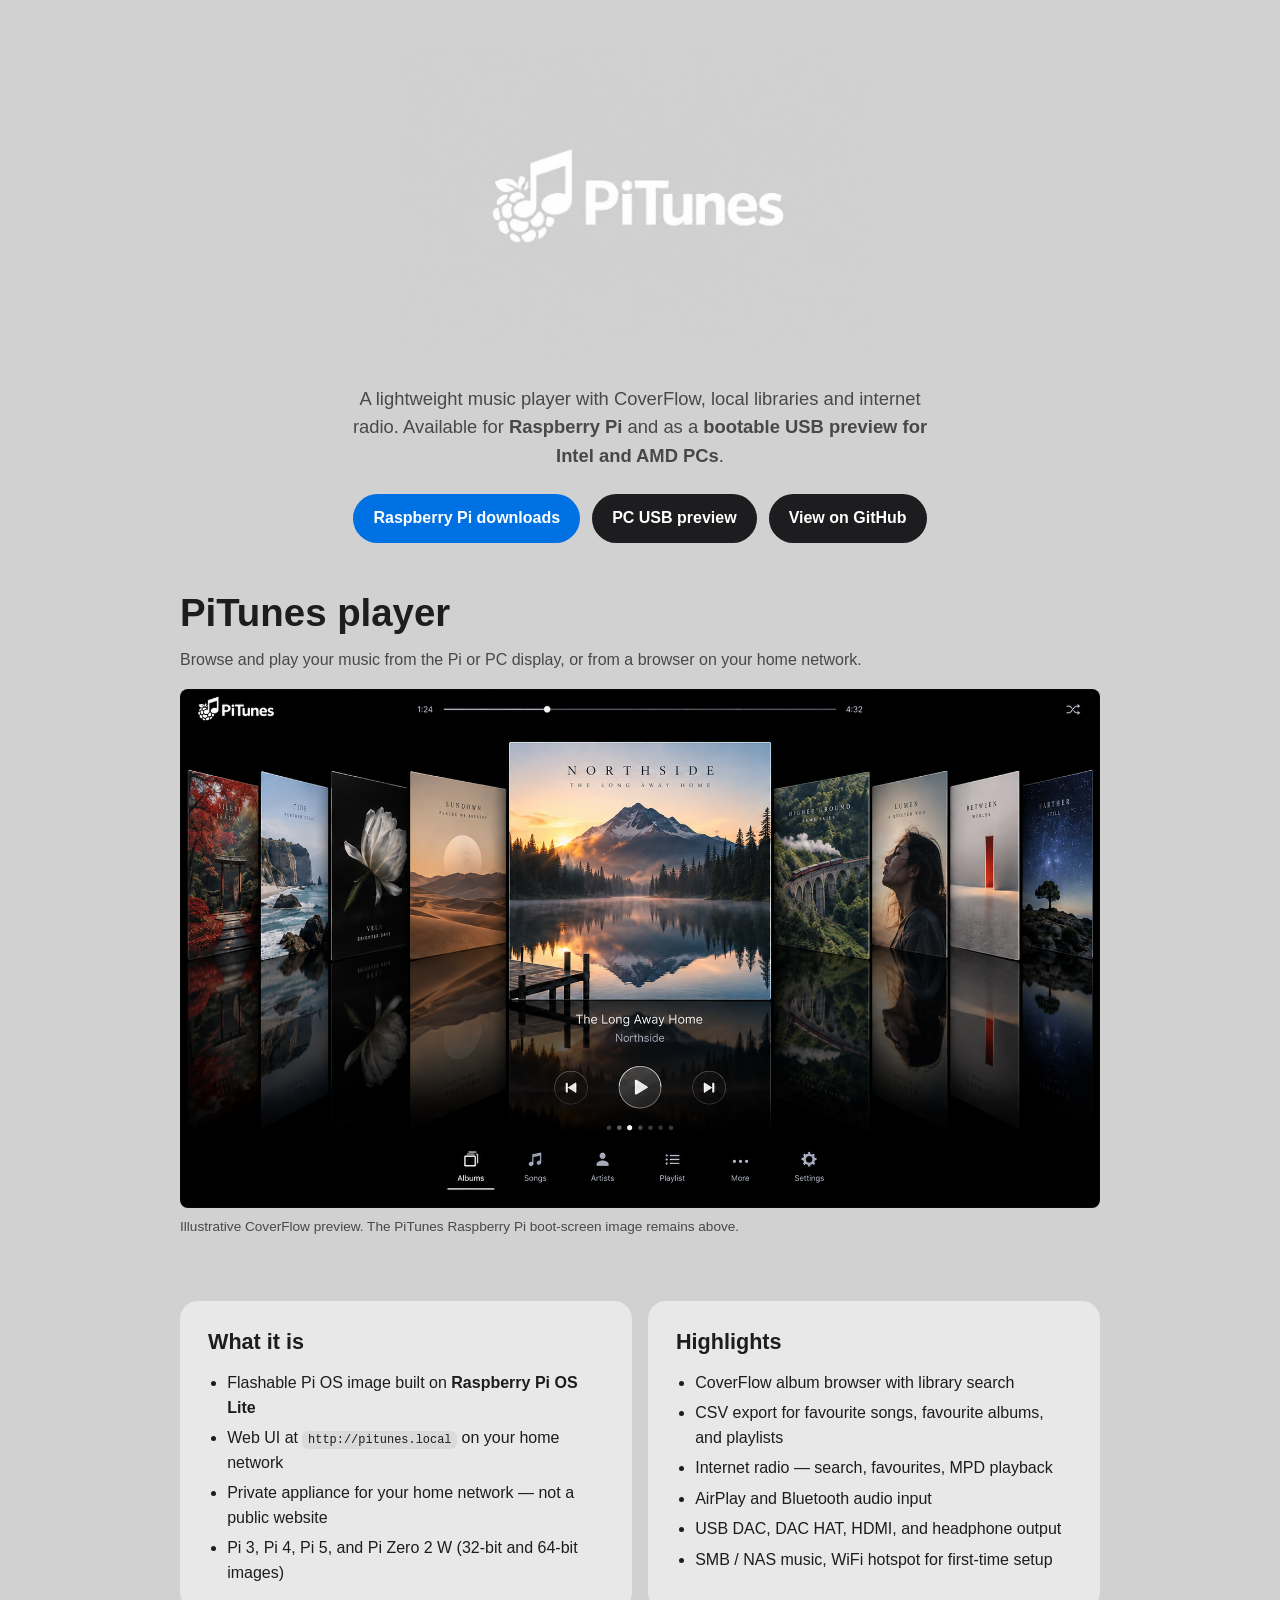
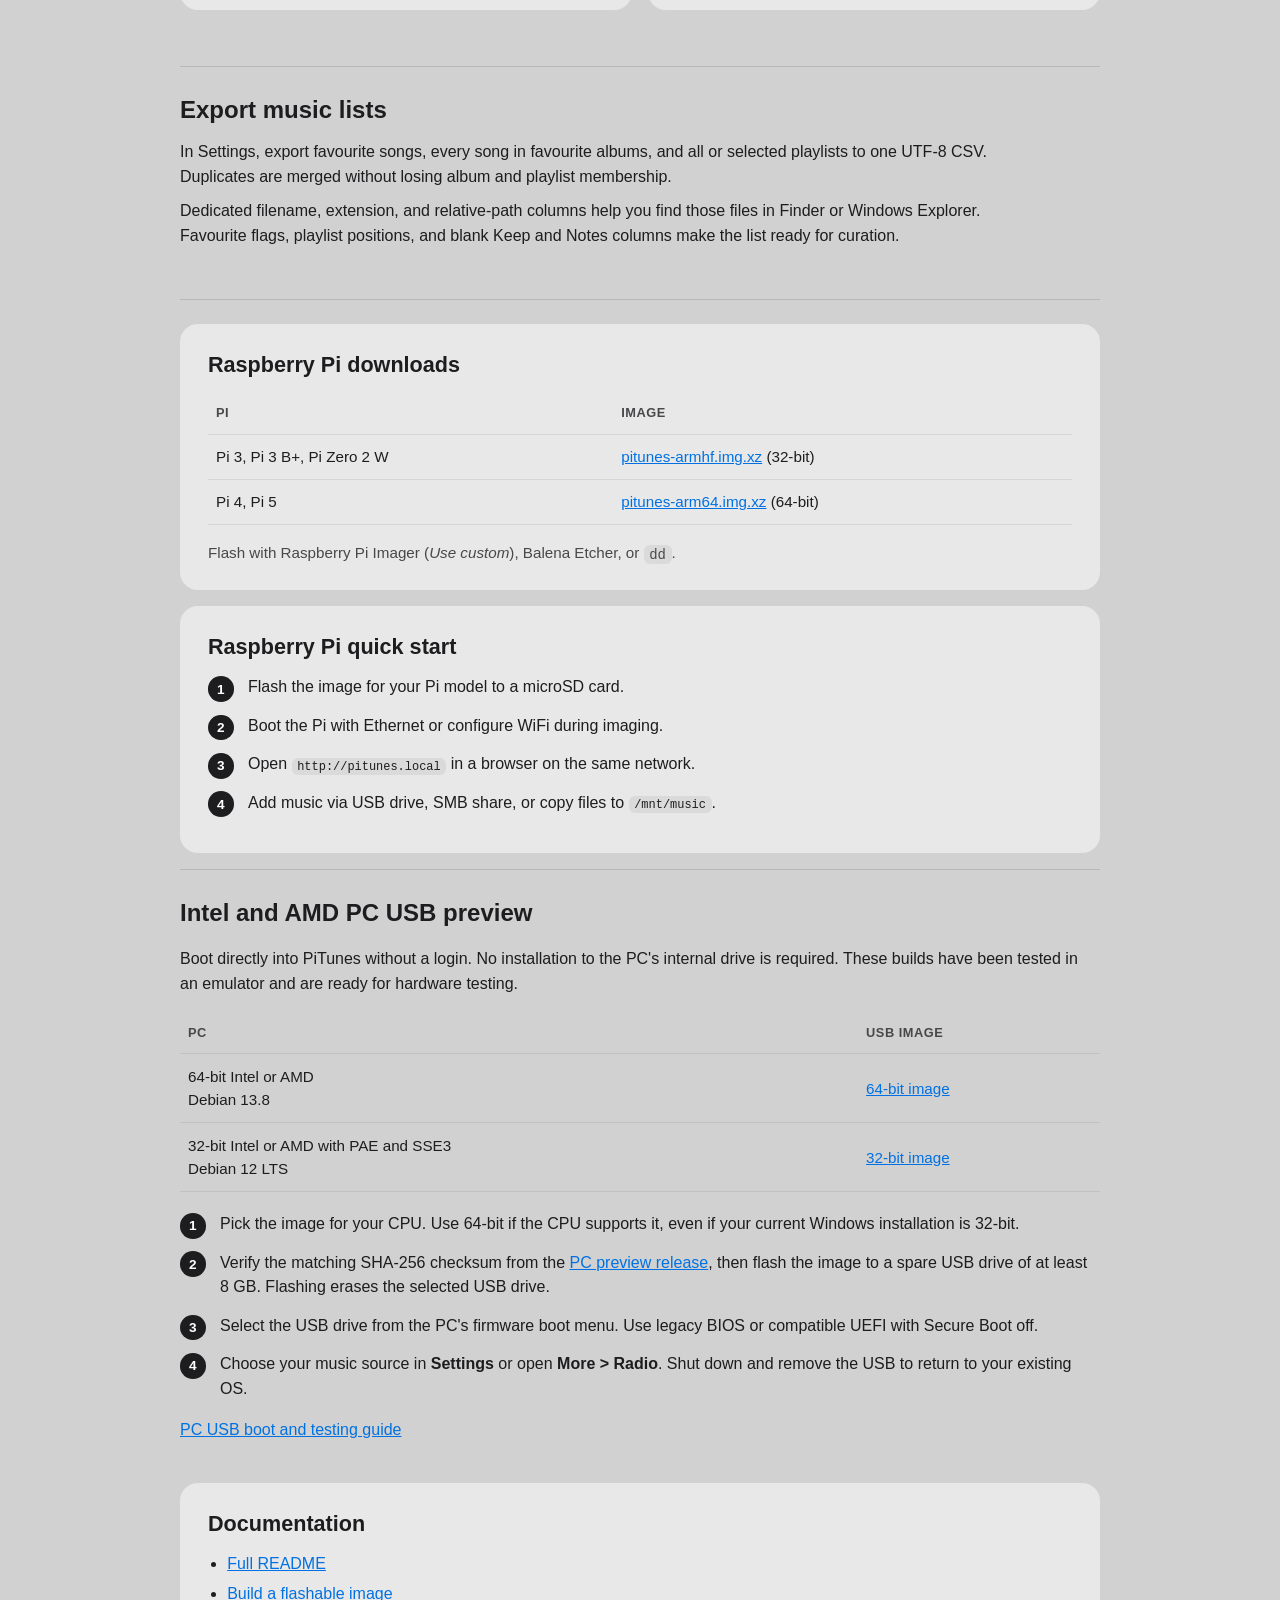
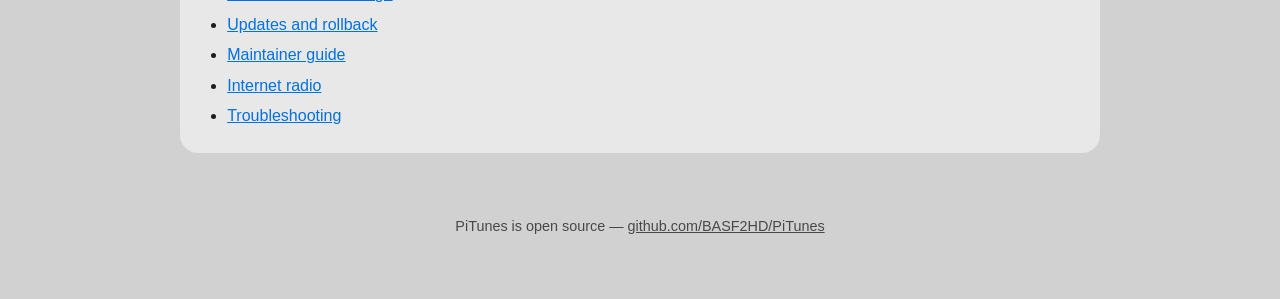
<file: docs/index.html>
<!DOCTYPE html>
<html lang="en">
<head>
  <meta charset="UTF-8">
  <meta name="viewport" content="width=device-width, initial-scale=1.0">
  <title>PiTunes | Music player for Raspberry Pi and PC</title>
  <meta name="description" content="PiTunes is a lightweight music player with CoverFlow and internet radio. Download Raspberry Pi images or try the bootable USB preview for Intel and AMD PCs.">
  <meta name="theme-color" content="#d1d1d1">
  <link rel="icon" href="assets/favicon.ico?v=2" sizes="any">
  <link rel="canonical" href="https://basf2hd.github.io/PiTunes/">
  <meta property="og:title" content="PiTunes | Music player for Raspberry Pi and PC">
  <meta property="og:description" content="CoverFlow, local music and internet radio for Raspberry Pi and a bootable USB preview for Intel and AMD PCs.">
  <meta property="og:image" content="https://basf2hd.github.io/PiTunes/assets/pitunes-player-gui.png">
  <meta property="og:type" content="website">
  <meta property="og:url" content="https://basf2hd.github.io/PiTunes/">
  <meta name="twitter:card" content="summary_large_image">
  <meta name="twitter:image" content="https://basf2hd.github.io/PiTunes/assets/pitunes-player-gui.png">
  <link rel="stylesheet" href="style.css">
</head>
<body>
  <header class="hero wrap">
    <img src="assets/pitunes-logo.png" alt="PiTunes Raspberry Pi boot screen">
    <p>
      A lightweight music player with CoverFlow, local libraries and internet radio.
      Available for <strong>Raspberry Pi</strong> and as a <strong>bootable USB preview for Intel and AMD PCs</strong>.
    </p>
    <div class="actions">
      <a class="btn btn-primary" href="#raspberry-pi">Raspberry Pi downloads</a>
      <a class="btn btn-secondary" href="#pc-preview">PC USB preview</a>
      <a class="btn btn-secondary" href="https://github.com/BASF2HD/PiTunes">View on GitHub</a>
    </div>
  </header>

  <main class="wrap">
    <section class="player-preview" aria-labelledby="player-preview-title">
      <div class="section-heading">
        <h1 id="player-preview-title">PiTunes player</h1>
        <p>Browse and play your music from the Pi or PC display, or from a browser on your home network.</p>
      </div>
      <img src="assets/pitunes-player-gui.png" alt="PiTunes CoverFlow player preview with an album in the centre and playback controls below" width="1672" height="941" fetchpriority="high">
      <p class="image-caption">Illustrative CoverFlow preview. The PiTunes Raspberry Pi boot-screen image remains above.</p>
    </section>

    <section class="grid grid-2">
      <article class="card">
        <h2>What it is</h2>
        <ul>
          <li>Flashable Pi OS image built on <strong>Raspberry Pi OS Lite</strong></li>
          <li>Web UI at <code>http://pitunes.local</code> on your home network</li>
          <li>Private appliance for your home network — not a public website</li>
          <li>Pi 3, Pi 4, Pi 5, and Pi Zero 2 W (32-bit and 64-bit images)</li>
        </ul>
      </article>
      <article class="card">
        <h2>Highlights</h2>
        <ul>
          <li>CoverFlow album browser with library search</li>
          <li>CSV export for favourite songs, favourite albums, and playlists</li>
          <li>Internet radio — search, favourites, MPD playback</li>
          <li>AirPlay and Bluetooth audio input</li>
          <li>USB DAC, DAC HAT, HDMI, and headphone output</li>
          <li>SMB / NAS music, WiFi hotspot for first-time setup</li>
        </ul>
      </article>
    </section>

    <section class="export-section" aria-labelledby="export-title">
      <h2 id="export-title">Export music lists</h2>
      <p>In Settings, export favourite songs, every song in favourite albums, and all or selected playlists to one UTF-8 CSV. Duplicates are merged without losing album and playlist membership.</p>
      <p>Dedicated filename, extension, and relative-path columns help you find those files in Finder or Windows Explorer. Favourite flags, playlist positions, and blank Keep and Notes columns make the list ready for curation.</p>
    </section>

    <section class="card" id="raspberry-pi" aria-labelledby="pi-download-title">
      <h2 id="pi-download-title">Raspberry Pi downloads</h2>
      <table class="download-table">
        <thead>
          <tr>
            <th>Pi</th>
            <th>Image</th>
          </tr>
        </thead>
        <tbody>
          <tr>
            <td>Pi 3, Pi 3 B+, Pi Zero 2 W</td>
            <td><a href="https://github.com/BASF2HD/PiTunes/releases/latest/download/pitunes-armhf.img.xz">pitunes-armhf.img.xz</a> (32-bit)</td>
          </tr>
          <tr>
            <td>Pi 4, Pi 5</td>
            <td><a href="https://github.com/BASF2HD/PiTunes/releases/latest/download/pitunes-arm64.img.xz">pitunes-arm64.img.xz</a> (64-bit)</td>
          </tr>
        </tbody>
      </table>
      <p style="margin:1rem 0 0;color:var(--ink-muted);font-size:0.95rem;">
        Flash with Raspberry Pi Imager (<em>Use custom</em>), Balena Etcher, or <code>dd</code>.
      </p>
    </section>

    <section class="card">
      <h2>Raspberry Pi quick start</h2>
      <ol class="steps">
        <li>Flash the image for your Pi model to a microSD card.</li>
        <li>Boot the Pi with Ethernet or configure WiFi during imaging.</li>
        <li>Open <code>http://pitunes.local</code> in a browser on the same network.</li>
        <li>Add music via USB drive, SMB share, or copy files to <code>/mnt/music</code>.</li>
      </ol>
    </section>

    <section class="pc-preview" id="pc-preview" aria-labelledby="pc-preview-title">
      <h2 id="pc-preview-title">Intel and AMD PC USB preview</h2>
      <p>Boot directly into PiTunes without a login. No installation to the PC's internal drive is required. These builds have been tested in an emulator and are ready for hardware testing.</p>
      <table class="download-table pc-downloads">
        <thead>
          <tr><th scope="col">PC</th><th scope="col">USB image</th></tr>
        </thead>
        <tbody>
          <tr>
            <td>64-bit Intel or AMD<br>Debian 13.8</td>
            <td><a href="https://github.com/BASF2HD/PiTunes/releases/download/pc-v1.4.4-preview.1/pitunes-amd64.img.xz">64-bit image</a></td>
          </tr>
          <tr>
            <td>32-bit Intel or AMD with PAE and SSE3<br>Debian 12 LTS</td>
            <td><a href="https://github.com/BASF2HD/PiTunes/releases/download/pc-v1.4.4-preview.1/pitunes-i386.img.xz">32-bit image</a></td>
          </tr>
        </tbody>
      </table>
      <ol class="steps">
        <li>Pick the image for your CPU. Use 64-bit if the CPU supports it, even if your current Windows installation is 32-bit.</li>
        <li>Verify the matching SHA-256 checksum from the <a href="https://github.com/BASF2HD/PiTunes/releases/tag/pc-v1.4.4-preview.1">PC preview release</a>, then flash the image to a spare USB drive of at least 8 GB. Flashing erases the selected USB drive.</li>
        <li>Select the USB drive from the PC's firmware boot menu. Use legacy BIOS or compatible UEFI with Secure Boot off.</li>
        <li>Choose your music source in <strong>Settings</strong> or open <strong>More &gt; Radio</strong>. Shut down and remove the USB to return to your existing OS.</li>
      </ol>
      <p><a href="https://github.com/BASF2HD/PiTunes/blob/main/docs/PC_USB.md">PC USB boot and testing guide</a></p>
    </section>

    <section class="card">
      <h2>Documentation</h2>
      <ul>
        <li><a href="https://github.com/BASF2HD/PiTunes#readme">Full README</a></li>
        <li><a href="https://github.com/BASF2HD/PiTunes/blob/main/docs/IMAGE_CREATION.md">Build a flashable image</a></li>
        <li><a href="https://github.com/BASF2HD/PiTunes/blob/main/docs/UPDATES.md">Updates and rollback</a></li>
        <li><a href="https://github.com/BASF2HD/PiTunes/blob/main/docs/MAINTENANCE.md">Maintainer guide</a></li>
        <li><a href="https://github.com/BASF2HD/PiTunes/blob/main/docs/RADIO.md">Internet radio</a></li>
        <li><a href="https://github.com/BASF2HD/PiTunes/blob/main/docs/TROUBLESHOOTING.md">Troubleshooting</a></li>
      </ul>
    </section>
  </main>

  <footer class="wrap">
    <p>
      PiTunes is open source —
      <a href="https://github.com/BASF2HD/PiTunes">github.com/BASF2HD/PiTunes</a>
    </p>
  </footer>
</body>
</html>
</file>
<file: docs/style.css>
:root {
  --bg: #d1d1d1;
  --bg-card: #e8e8e8;
  --ink: #1d1d1f;
  --ink-muted: #48484a;
  --accent: #0071e3;
  --accent-hover: #0077ed;
  --radius: 18px;
  --max: 920px;
}

* {
  box-sizing: border-box;
}

html {
  scroll-behavior: smooth;
}

body {
  margin: 0;
  font-family: -apple-system, BlinkMacSystemFont, "Segoe UI", Roboto, Helvetica, Arial, sans-serif;
  background: var(--bg);
  color: var(--ink);
  line-height: 1.55;
}

a {
  color: var(--accent);
}

a:hover {
  color: var(--accent-hover);
}

.wrap {
  width: min(var(--max), calc(100% - 2rem));
  margin: 0 auto;
}

.hero {
  padding: 3rem 0 2rem;
  text-align: center;
}

.hero img {
  width: min(520px, 92vw);
  height: auto;
  display: block;
  margin: 0 auto 1.25rem;
}

.hero p {
  max-width: 38rem;
  margin: 0.75rem auto 0;
  font-size: 1.15rem;
  color: var(--ink-muted);
}

.player-preview {
  padding-top: 0.5rem;
}

.section-heading {
  margin-bottom: 1rem;
}

.section-heading h1 {
  margin: 0;
  font-size: clamp(1.8rem, 3vw, 2.4rem);
}

.section-heading p {
  margin: 0.35rem 0 0;
  color: var(--ink-muted);
}

.player-preview > img {
  display: block;
  width: 100%;
  height: auto;
  border-radius: 8px;
  border: 1px solid rgba(0, 0, 0, 0.12);
  background: #080808;
}

.image-caption {
  margin: 0.55rem 0 0;
  color: var(--ink-muted);
  font-size: 0.85rem;
}

.export-section {
  border-top: 1px solid rgba(0, 0, 0, 0.12);
  border-bottom: 1px solid rgba(0, 0, 0, 0.12);
  margin-bottom: 1.5rem;
}

.export-section h2 {
  margin: 0 0 0.75rem;
}

.export-section p {
  margin: 0.6rem 0;
  max-width: 52rem;
}

.actions {
  display: flex;
  flex-wrap: wrap;
  gap: 0.75rem;
  justify-content: center;
  margin-top: 1.5rem;
}

.btn {
  display: inline-block;
  padding: 0.75rem 1.25rem;
  border-radius: 999px;
  font-weight: 600;
  text-decoration: none;
  transition: transform 0.15s ease, background 0.15s ease;
}

.btn:hover {
  transform: translateY(-1px);
}

.btn-primary {
  background: var(--accent);
  color: #fff;
}

.btn-primary:hover {
  background: var(--accent-hover);
  color: #fff;
}

.btn-secondary {
  background: var(--ink);
  color: #fff;
}

.btn-secondary:hover {
  background: #000;
  color: #fff;
}

section {
  padding: 1.5rem 0 2.5rem;
}

.card {
  background: var(--bg-card);
  border-radius: var(--radius);
  padding: 1.5rem 1.75rem;
  margin-bottom: 1rem;
}

.card h2 {
  margin: 0 0 0.75rem;
  font-size: 1.35rem;
}

.card ul {
  margin: 0;
  padding-left: 1.2rem;
}

.card li + li {
  margin-top: 0.35rem;
}

.grid {
  display: grid;
  gap: 1rem;
}

@media (min-width: 720px) {
  .grid-2 {
    grid-template-columns: 1fr 1fr;
  }
}

.download-table {
  width: 100%;
  border-collapse: collapse;
  font-size: 0.95rem;
}

.download-table th,
.download-table td {
  text-align: left;
  padding: 0.65rem 0.5rem;
  border-bottom: 1px solid rgba(0, 0, 0, 0.08);
}

.download-table th {
  font-size: 0.8rem;
  text-transform: uppercase;
  letter-spacing: 0.04em;
  color: var(--ink-muted);
}

.pc-preview {
  border-top: 1px solid rgba(0, 0, 0, 0.12);
  padding-bottom: 1.5rem;
}

.pc-preview h2 {
  margin: 0 0 0.75rem;
}

.pc-downloads {
  margin-bottom: 1.25rem;
}

.steps {
  counter-reset: step;
  list-style: none;
  padding: 0;
  margin: 0;
}

.steps li {
  counter-increment: step;
  padding-left: 2.5rem;
  position: relative;
  margin-bottom: 0.85rem;
}

.steps li::before {
  content: counter(step);
  position: absolute;
  left: 0;
  top: 0.05rem;
  width: 1.6rem;
  height: 1.6rem;
  border-radius: 50%;
  background: var(--ink);
  color: #fff;
  font-size: 0.85rem;
  font-weight: 700;
  display: grid;
  place-items: center;
}

code {
  background: rgba(0, 0, 0, 0.06);
  padding: 0.1rem 0.35rem;
  border-radius: 6px;
  font-size: 0.92em;
}

footer {
  padding: 2rem 0 3rem;
  text-align: center;
  color: var(--ink-muted);
  font-size: 0.9rem;
}

footer a {
  color: var(--ink-muted);
}
</file>
